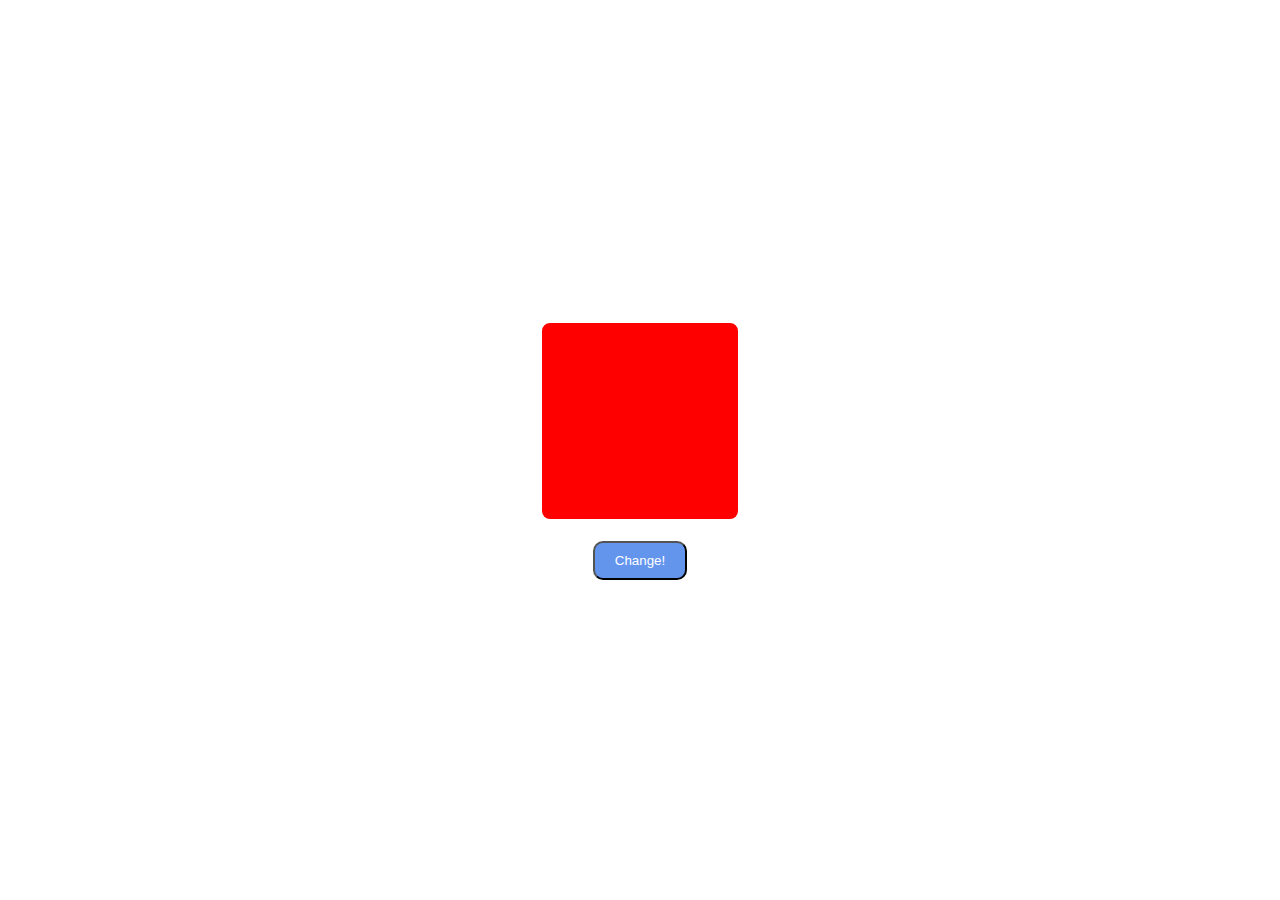
<file: DOM/index.html>
<!DOCTYPE html>
<html lang="en">
  <head>
    <meta charset="UTF-8" />
    <meta name="viewport" content="width=device-width, initial-scale=1.0" />
    <title>Document</title>
    <link rel="stylesheet" href="style.css" />
  </head>
  <body>
    <div class="box"></div>
    <button class="btn">Change!</button>
    <script src="script.js"></script>
  </body>
</html>
</file>
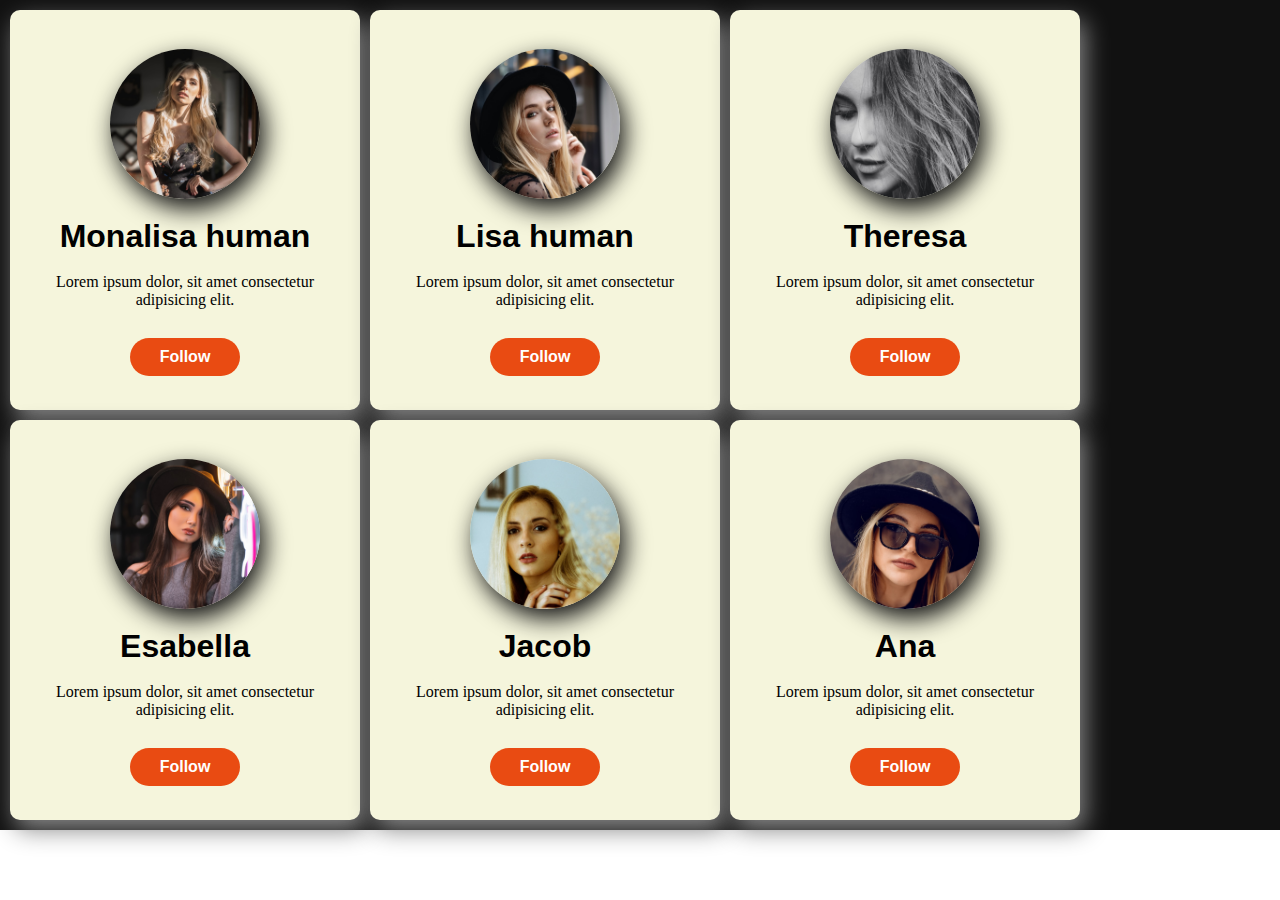
<file: FlexboxTask/index.html>
<!DOCTYPE html>
<html lang="en">
  <head>
    <meta charset="UTF-8" />
    <meta name="viewport" content="width=device-width, initial-scale=1.0" />
    <title>Learning | Flexbox</title>
    <link rel="stylesheet" href="style.css" />
  </head>
  <body>
    <div class="container">
      <div class="card">
        <img src="images/karolis-milisauskas-kB1itx3ABxE-unsplash.jpg" alt="" />
        <h1>Monalisa human</h1>
        <p>Lorem ipsum dolor, sit amet consectetur adipisicing elit.</p>
        <button>Follow</button>
      </div>
      <div class="card">
        <img src="images/jay-soundo-1lMJPsTo2VU-unsplash.jpg" alt="" />
        <h1>Lisa human</h1>
        <p>Lorem ipsum dolor, sit amet consectetur adipisicing elit.</p>
        <button>Follow</button>
      </div>
      <div class="card">
        <img
          src="images/alexander-krivitskiy-Jtwybz-Y0vc-unsplash.jpg"
          alt=""
        />
        <h1>Theresa</h1>
        <p>Lorem ipsum dolor, sit amet consectetur adipisicing elit.</p>
        <button>Follow</button>
      </div>
      <div class="card">
        <img src="images/alireza-skndari--VrI1hCiiG8-unsplash.jpg" alt="" />
        <h1>Esabella</h1>
        <p>Lorem ipsum dolor, sit amet consectetur adipisicing elit.</p>
        <button>Follow</button>
      </div>
      <div class="card">
        <img src="images/jacob-mejicanos-1sBRCvHDNzo-unsplash.jpg" alt="" />
        <h1>Jacob</h1>
        <p>Lorem ipsum dolor, sit amet consectetur adipisicing elit.</p>
        <button>Follow</button>
      </div>
      <div class="card">
        <img
          src="images/mohamad-hosein-nahavandi-j4bHnqTxdSM-unsplash.jpg"
          alt=""
        />
        <h1>Ana</h1>
        <p>Lorem ipsum dolor, sit amet consectetur adipisicing elit.</p>
        <button>Follow</button>
      </div>
    </div>
  </body>
</html>
</file>
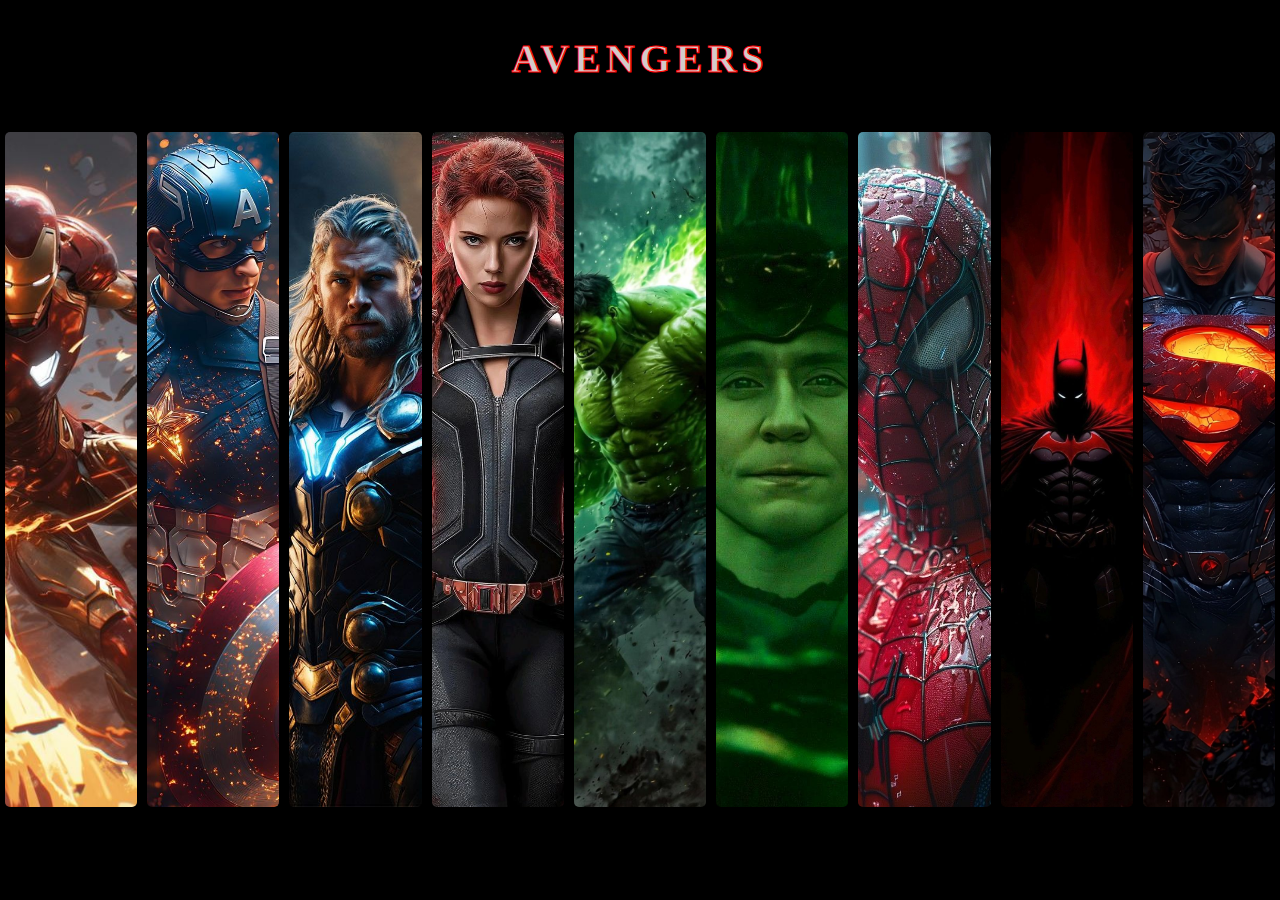
<file: LearningScss/index.html>
<!DOCTYPE html>
<html lang="en">
  <head>
    <meta charset="UTF-8" />
    <meta name="viewport" content="width=device-width, initial-scale=1.0" />
    <title>Learning | Scss</title>
    <link rel="stylesheet" href="style.css" />
  </head>
  <body>
    <header>
      <h1>AVENGERS</h1>
      <!-- <img src="images/friends-friendstv.gif" alt="" /> -->
    </header>
    <main>
      <section></section>
      <section></section>
      <section></section>
      <section></section>
      <section></section>
      <section></section>
      <section></section>
      <section></section>
      <section></section>
    </main>
  </body>
</html>
</file>
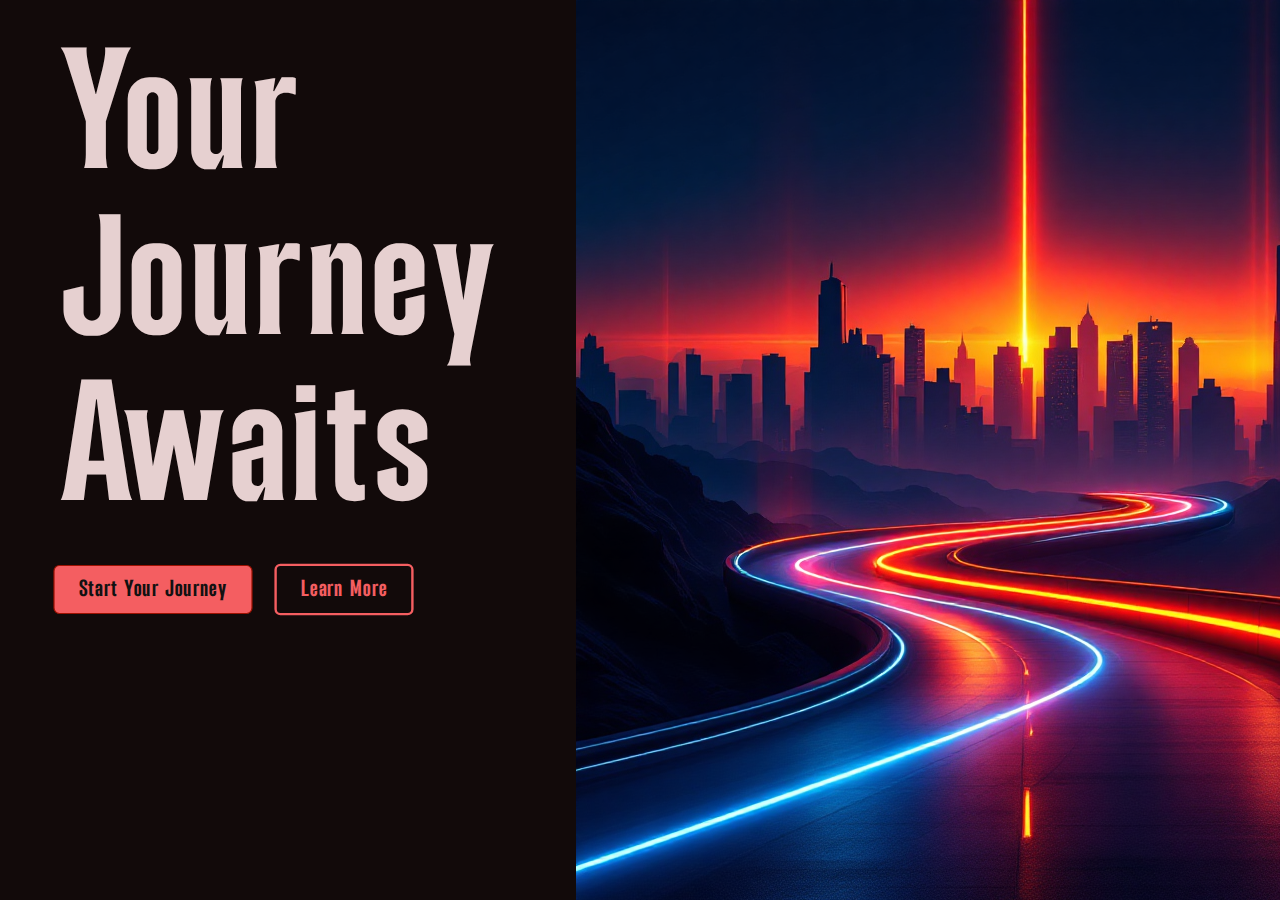
<file: Task02/index.html>
<!DOCTYPE html>
<html lang="en">
  <head>
    <meta charset="UTF-8" />
    <meta name="viewport" content="width=device-width, initial-scale=1.0" />
    <title>Home</title>
    <link rel="stylesheet" href="style.css" />
  </head>
  <body>
    <div class="hero">
      <div class="text-content">
        <div class="quote">
          <h1>
            Your <br />
            Journey <br />
            Awaits
          </h1>
        </div>
        <div class="desc">
          <button class="btn">start your journey</button
          ><button class="btn" id="learn">Learn More</button>
        </div>
      </div>
      <div class="wallpaper"></div>
    </div>
  </body>
</html>
</file>
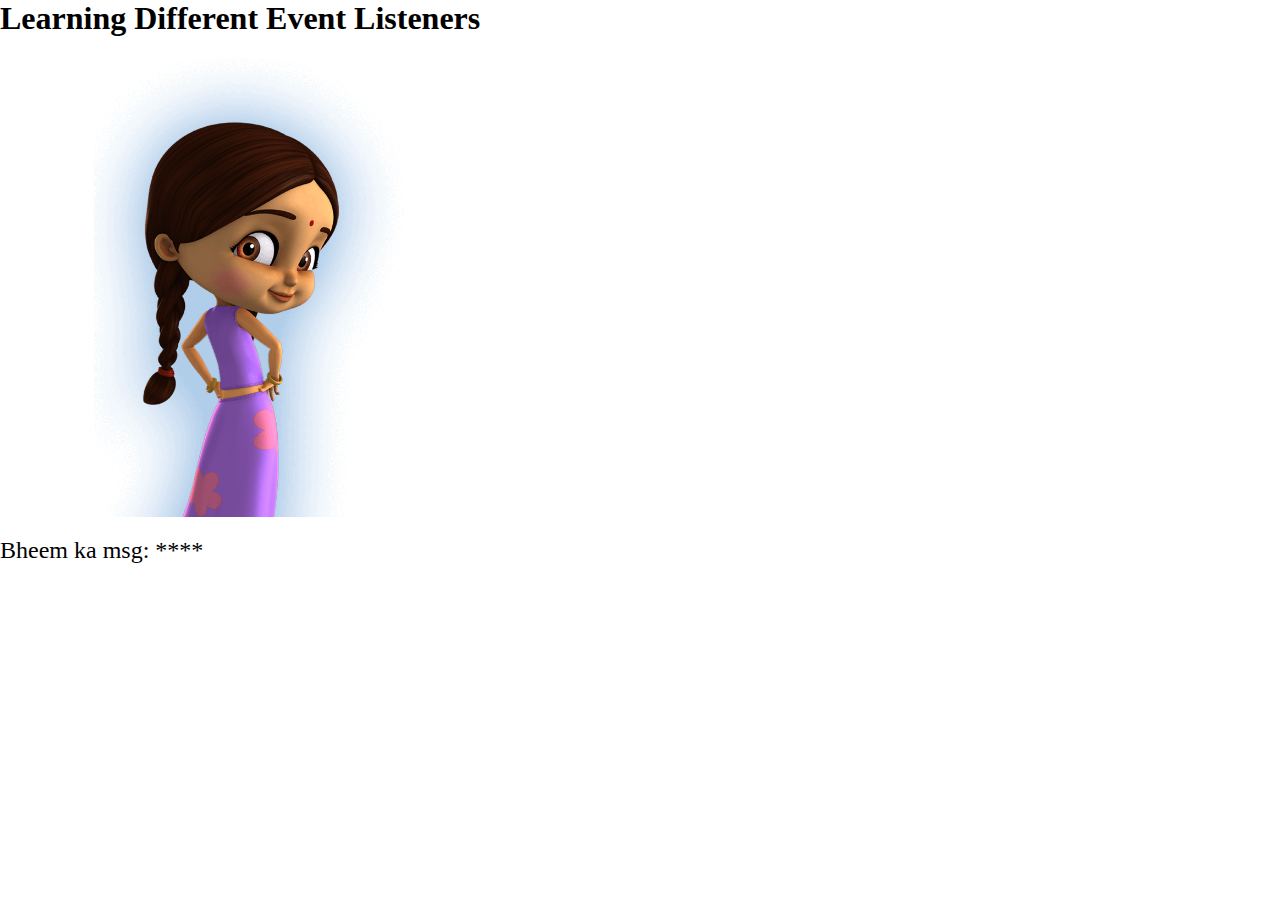
<file: DOM/EventListeners/index.html>
<!DOCTYPE html>
<html lang="en">
  <head>
    <meta charset="UTF-8" />
    <meta name="viewport" content="width=device-width, initial-scale=1.0" />
    <title>Document</title>
    <link rel="stylesheet" href="style.css" />
  </head>
  <body>
    <h1>Learning Different Event Listeners</h1>
    <div class="img-div">
      <img
        src="./506-5065766_chutki-super-bheem-bg-chota-bheem-3d-cartoon.png"
        alt="Chutki Image"
      />
    </div>
    <p class="msg">Bheem ka msg: <span>****</span></p>
    <script src="script.js"></script>
  </body>
</html>
</file>
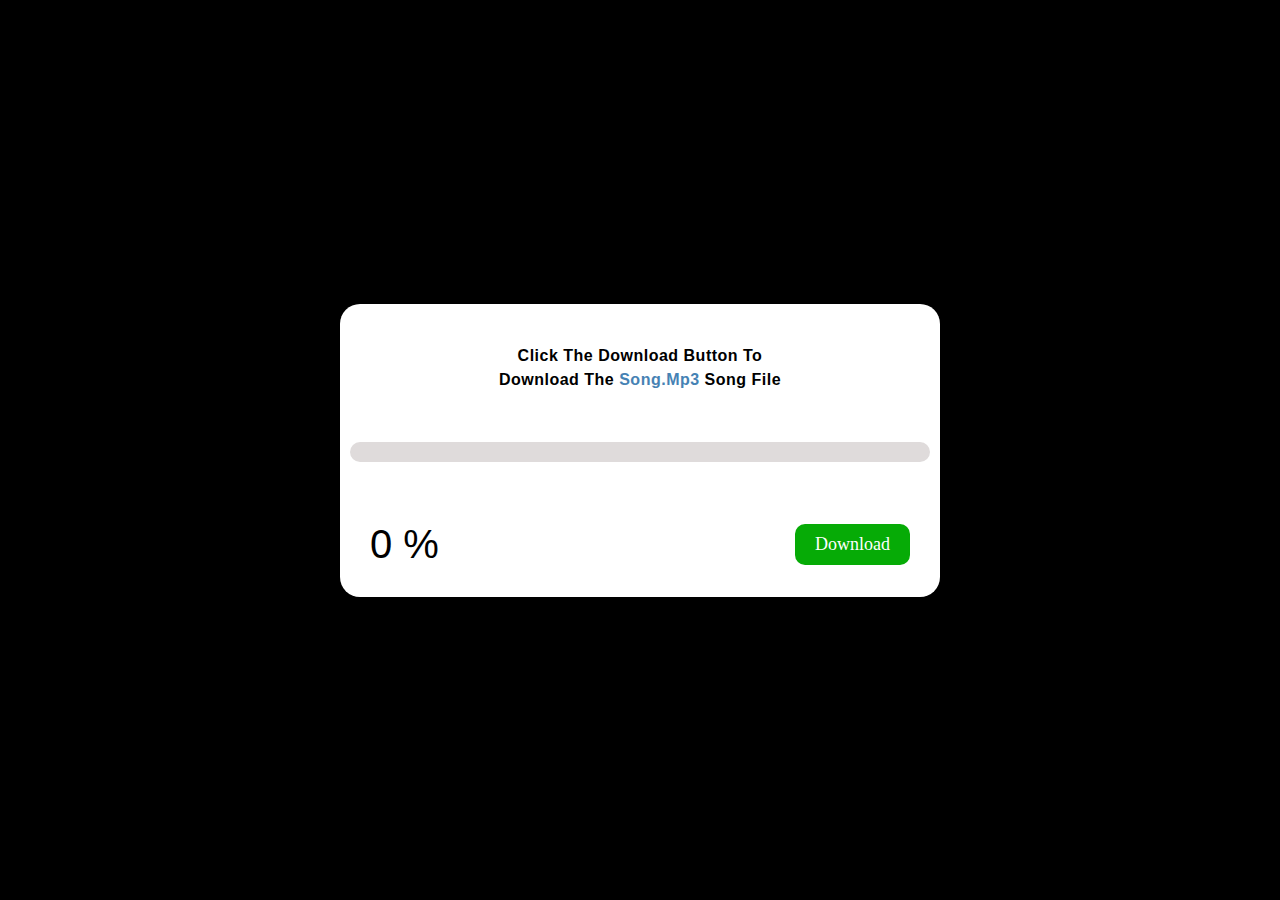
<file: DOM/mp3FileDownloader/index.html>
<!DOCTYPE html>
<html lang="en">
  <head>
    <meta charset="UTF-8" />
    <meta name="viewport" content="width=device-width, initial-scale=1.0" />
    <title>mp3 File Downloader</title>
    <link rel="stylesheet" href="style.css" />
  </head>
  <body>
    <div class="card">
      <h3 style="line-height: 1.5">
        click the download button to download the
        <span style="color: steelblue">song.mp3</span> song file
      </h3>
      <div class="outer">
        <div class="inner"></div>
      </div>
      <div class="btn-container">
        <div class="percent">100</div>
        <div class="button"><button class="btn">Download</button></div>
      </div>
    </div>
    <script src="script.js"></script>
  </body>
</html>
</file>
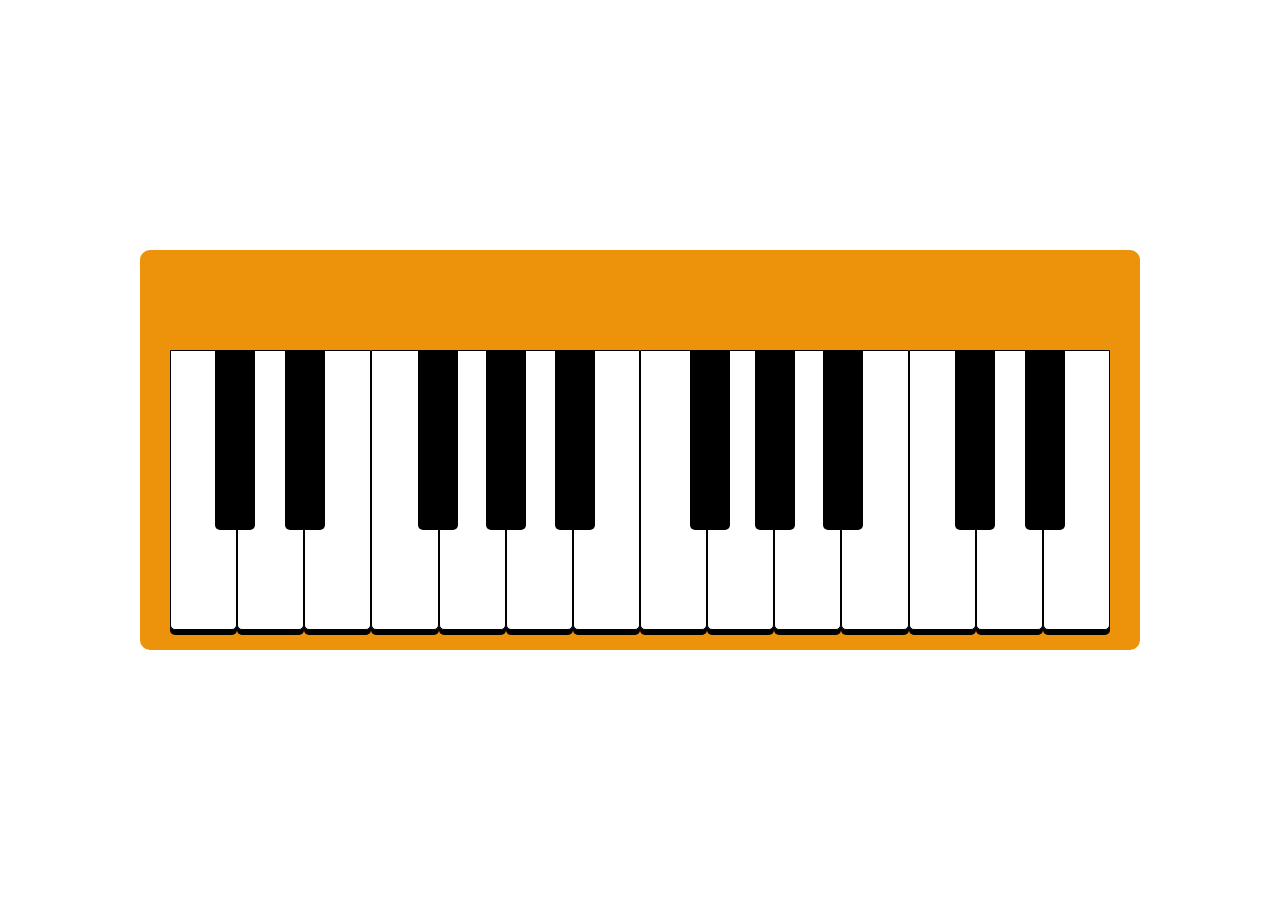
<file: DOM/PianoPlayer/index.html>
<!DOCTYPE html>
<html lang="en">
  <head>
    <meta charset="UTF-8" />
    <meta name="viewport" content="width=device-width, initial-scale=1.0" />
    <title>Document</title>
    <link rel="stylesheet" href="style.css" />
  </head>
  <body>
    <div class="container">
      <div class="piano">
        <div class="black-keys">
          <div class="key"></div>
          <div class="key"></div>
          <div class="key"></div>
          <div class="key"></div>
          <div class="key"></div>
          <div class="key"></div>
          <div class="key"></div>
          <div class="key"></div>
          <div class="key"></div>
          <div class="key"></div>
        </div>
        <div class="white-key">
          <div class="key"></div>
          <div class="key"></div>
          <div class="key"></div>
          <div class="key"></div>
          <div class="key"></div>
          <div class="key"></div>
          <div class="key"></div>
          <div class="key"></div>
          <div class="key"></div>
          <div class="key"></div>
          <div class="key"></div>
          <div class="key"></div>
          <div class="key"></div>
          <div class="key"></div>
        </div>
      </div>
    </div>
    <script src="./script.js"></script>
  </body>
</html>
</file>
<file: DOM/style.css>
* {
  margin: 0;
  padding: 0;
  box-sizing: border-box;
}
html,
body {
  height: 100%;
  width: 100%;
}
body {
  display: flex;
  align-items: center;
  justify-content: center;
  flex-direction: column;
  gap: 20px;
}
.box {
  width: 200px;
  height: 200px;
  border: 2px solid white;
  background-color: red;
  border-radius: 10px;
}
.btn {
  padding: 10px 20px;
  background-color: cornflowerblue;
  color: white;
  border-radius: 10px;
  cursor: pointer;
}
.btn:active {
  scale: 0.95;
}
</file>
<file: FlexboxTask/style.css>
* {
  margin: 0;
  padding: 0;
  box-sizing: border-box;
}
html,
body {
  width: 100%;
  height: 100%;
}
.container {
  width: 100%;
  height: auto;
  background-color: #111;
  padding: 10px;
  display: flex;
  flex-direction: row;
  flex-wrap: wrap;
  gap: 10px;
}
.card {
  width: 350px;
  height: 400px;
  max-width: 90%;
  background-color: beige;
  padding: 30px 10px;
  display: flex;
  align-items: center;
  justify-content: space-evenly;
  flex-direction: column;
  font-family: "Poppins";
  border-radius: 10px;
  box-shadow: 5px 10px 25px #888;
}
.card h1 {
  font-family: "Segoe UI", Tahoma, Geneva, Verdana, sans-serif;
  padding: 10px;
  margin-bottom: -10px;
}
.card p {
  text-align: center;
  margin: 10px 0;
}
.card img {
  height: 150px;
  width: 150px;
  object-fit: cover;
  object-position: top;
  border-radius: 50%;
  box-shadow: 5px 10px 25px #111;
}
.card button {
  font-size: 16px;
  font-family: "Arial";
  font-weight: 600;
  padding: 10px 30px;
  margin: 10px;
  border-radius: 20px;
  border: none;
  outline: none;
  background-color: #e94b12;
  color: #fff;
  margin-bottom: -5px;
}
.card button:hover {
  background-color: transparent;
  color: #e94b12;
  border: 1px solid #e94b12;
  transition: background-color 1s;
  cursor: pointer;
}
</file>
<file: LearningScss/style.css>
* {
  margin: 0;
  padding: 0;
  box-sizing: border-box;
}

html, body {
  width: 100%;
  height: 100%;
  background-color: #000;
}

body::-webkit-scrollbar {
  display: none;
}

main {
  width: 100%;
  height: 85%;
  display: flex;
  gap: 10px;
  background-color: black;
  padding: 15px 5px;
  flex-wrap: nowrap;
  overflow: auto;
}
main section {
  flex-grow: 1;
  height: 75vh;
  background-size: cover;
  background-position: center;
  border-radius: 5px;
  transition: all 0.5s cubic-bezier(0.19, 1, 0.22, 1);
  flex-shrink: 0;
}
main section img {
  width: 100%;
  height: 100%;
}
main section:hover {
  cursor: pointer;
  overflow: hidden;
  flex-grow: 3;
}
main section:nth-child(1) {
  background-image: url(images/Mario\ Chess.jpg);
}
main section:nth-child(2) {
  background-image: url(images/captain.jpg);
}
main section:nth-child(3) {
  background-image: url(images/thor.jpg);
}
main section:nth-child(4) {
  background-image: url(images/natasha.jpg);
}
main section:nth-child(5) {
  background-image: url(images/hulk.jpg);
}
main section:nth-child(6) {
  background-image: url(images/loki.jpg);
}
main section:nth-child(7) {
  background-image: url(images/spiderman.jpg);
}
main section:nth-child(8) {
  background-image: url(images/batman.jpg);
}
main section:nth-child(9) {
  background-image: url(images/c02c6d95b66d9970e0472f7d48c04af2.jpg);
}

header {
  width: 100%;
  height: 13vh;
  align-content: center;
}
header h1 {
  text-align: center;
  color: #d3cbcb;
  letter-spacing: 5px;
  font-size: 40px;
  -webkit-text-stroke: 1px red;
}/*# sourceMappingURL=style.css.map */
</file>
<file: Task02/style.css>
@font-face {
  font-family: journey;
  src: url(./Rogbold-3llGM.otf);
}
* {
  margin: 0;
  padding: 0;
  box-sizing: border-box;
}
html,
body {
  width: 100%;
  height: 100%;
}
.hero {
  width: 100%;
  display: flex;
}
.text-content {
  width: 45%;
  height: 100vh;
  background-color: #120a0a;
  padding: 40px 60px;
}
.text-content h1 {
  font-family: journey;
  font-size: 160px;
  color: #e6d0d0;
  font-weight: 400;
  letter-spacing: 5px;
}

.desc {
  width: 100%;
}
.desc .btn {
  padding: 10px 20px;
  text-transform: capitalize;
  border-radius: 5px;
  background-color: #f45e61;
  border: 1px solid rgb(156, 18, 2);
  color: #111;
  cursor: pointer;
  transform: scale(1.2);
  margin-left: 10px;
  margin-top: 30px;
  font-size: 18px;
  letter-spacing: 1px;
  font-family: journey;
}
#learn {
  background-color: transparent;
  margin-left: 50px;
  color: #f45e61;
  border: 2px solid #f45e61;
}
.wallpaper {
  background-image: url(piCFnV_ijDmMPAil2sOSJ.png);
  width: 55%;
  height: 100vh;
}
</file>
<file: DOM/EventListeners/style.css>
* {
  margin: 0;
  padding: 0;
  box-sizing: border-box;
}
html,
body {
  height: 100%;
  width: 100%;
}

.img-div {
  width: 500px;
  height: 500px;
  object-fit: cover;

  display: flex;
  align-items: center;
  justify-content: center;
  padding: 20px;
}
img {
  height: 100%;
}
p {
  font-size: 24px;
}
</file>
<file: DOM/mp3FileDownloader/style.css>
* {
  margin: 0;
  padding: 0;
  box-sizing: border-box;
}
html,
body {
  height: 100%;
  width: 100%;
}
body {
  background-color: black;
  display: flex;
  align-items: center;
  justify-content: center;
}
.card {
  width: 600px;
  padding: 20px 10px;
  background-color: white;
  border-radius: 20px;
  display: flex;
  flex-direction: column;
  justify-items: center;
  align-items: center;
}
h3 {
  font-size: 16px;
  font-family: "arial";
  text-align: center;
  margin-top: 20px;
  text-transform: capitalize;
  width: 50%;
  letter-spacing: 0.5px;
}
.outer {
  width: 100%;
  height: 20px;
  border-radius: 10px;
  background-color: rgb(223, 219, 219);
  margin: 50px auto;
}
.inner {
  width: 0%;
  height: 20px;
  border-radius: 10px;
  background-color: rgb(18, 161, 13);
}

.btn-container {
  width: 100%;
  display: flex;
  align-items: center;
  justify-content: space-between;
  padding: 10px 20px;
}
.btn-container .button .btn {
  padding: 10px 20px;
  font-size: 18px;
  font-family: "Poppins";
  color: white;
  background-color: rgb(6, 171, 6);
  border-radius: 10px;
  border: none;
  outline: none;
  cursor: pointer;
}
.btn-container .button .btn:active {
  scale: 0.95;
}
.percent {
  font-family: "arial";
  font-size: 40px;
}
</file>
<file: DOM/PianoPlayer/style.css>
* {
  margin: 0;
  padding: 0;
  box-sizing: border-box;
}
html,
body {
  height: 100%;
  width: 100%;
}
.container {
  width: 100%;
  height: 100vh;
  display: flex;
  align-items: center;
  justify-content: center;
}
.piano {
  width: 1000px;
  background-color: #ec920b;
  border-radius: 10px;
  padding: 100px 30px 20px 30px;
  position: relative;
}
.key {
  cursor: pointer;
}
.white-key {
  width: 100%;
  display: flex;
  position: relative;
}
.white-key .key {
  display: flex;
  height: 280px;
  width: calc(100% / 14);
  background-color: white;
  border: 1px solid black;
  box-shadow: 0 5px 0 #000;
  border-radius: 0 0 5px 5px;
}
.white-key .key:active {
  box-shadow: 0 2px 0 #000, inset 0 0 5px #000;
  height: 285px;
  transform: translateY(5px);
  margin-top: -5px;
}
.black-keys {
  display: flex;
  position: absolute;
  left: 0;
  right: 0;
  z-index: 99;
  height: 100px;
}
.black-keys .key {
  position: absolute;
  background-color: black;
  width: 40px;
  height: 180px;
  border-radius: 0 0 5px 5px;
}
.black-keys .key:active {
  background-color: #222;
  height: 182;
}
.black-keys .key:nth-child(1) {
  left: 75px;
}
.black-keys .key:nth-child(2) {
  left: 145px;
}
.black-keys .key:nth-child(3) {
  left: 278px;
}
.black-keys .key:nth-child(4) {
  left: 346px;
}
.black-keys .key:nth-child(5) {
  left: 415px;
}
.black-keys .key:nth-child(6) {
  left: 550px;
}
.black-keys .key:nth-child(7) {
  left: 615px;
}
.black-keys .key:nth-child(8) {
  left: 683px;
}
.black-keys .key:nth-child(9) {
  left: 815px;
}
.black-keys .key:nth-child(10) {
  left: 885px;
}
</file>
